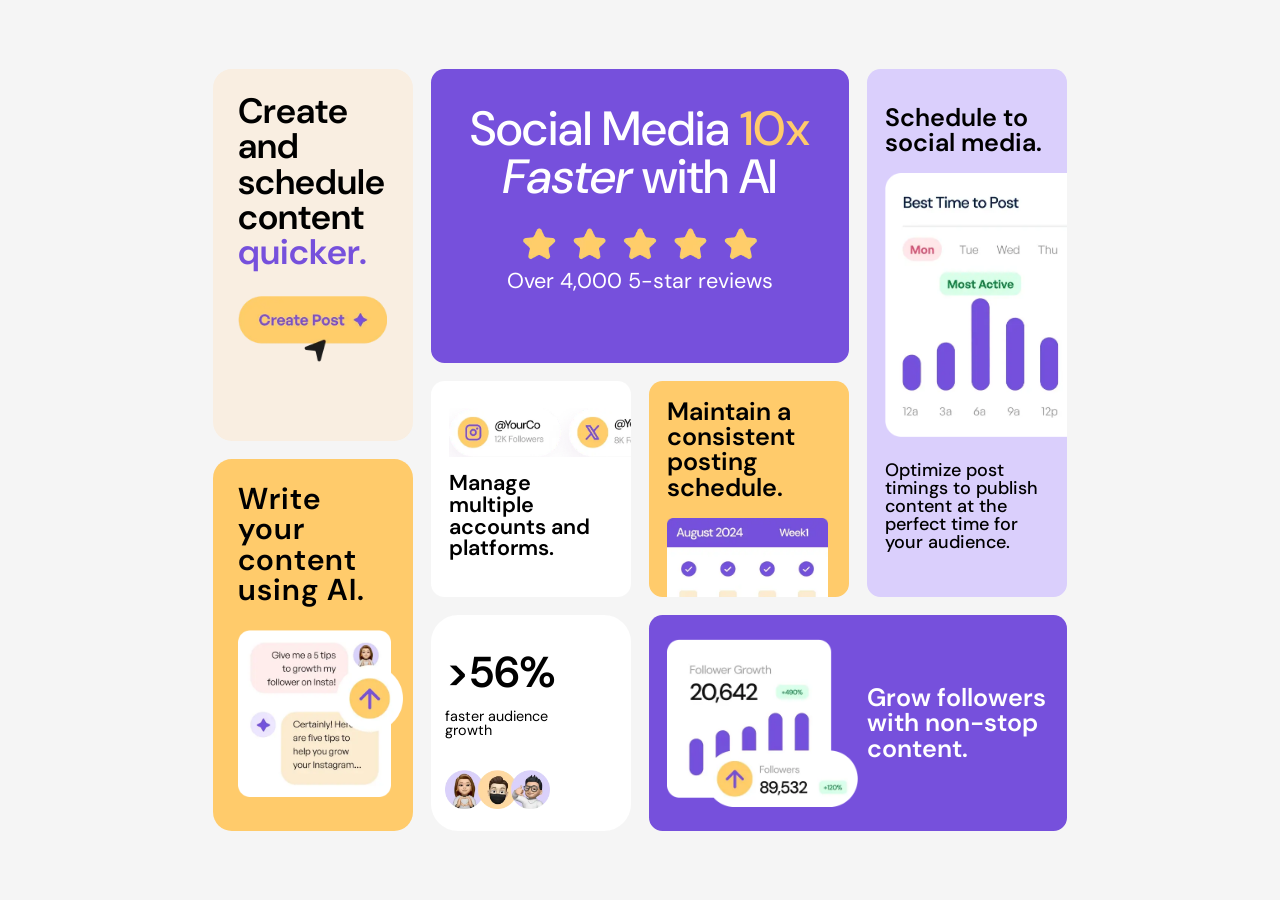
<file: bento-grid-layout-main/index.html>
<!DOCTYPE html>
<html lang="en">

<head>
  <meta charset="UTF-8">
  <meta name="viewport" content="width=device-width, initial-scale=1.0">
  <!-- displays site properly based on user's device -->

  <link rel="stylesheet" href="style.css">

  <link rel="icon" type="image/png" sizes="32x32" href="./assets/images/favicon-32x32.png">

  <title>Frontend Mentor | Bento grid</title>

</head>

<body>
  <div class="gridContainer">
    <article class="general-cards bg-darkPurple card-stars">
      <p>Social Media <span>10x</span> <em>Faster</em> with AI</p>
      <img src="assets/images/illustration-five-stars.webp" alt="five stars">
      <p>Over 4,000 5-star reviews</p>
    </article>

    <article class="general-cards card-multipleAccounts">
      <div class="image-clip">
        <img src="assets/images/illustration-multiple-platforms.webp" alt="multiple platforms">
      </div>
      <p>Manage multiple accounts and platforms.</p>
    </article>

    <article class="general-cards bg-darkYellow card-schedule">
      <p>Maintain a consistent posting schedule.</p>
      <div>
        <img src="assets/images/illustration-consistent-schedule.webp" alt="illustration-consistent-schedule">
      </div>
    </article>

    <article class="general-cards bg-lightPurple card-socialMediaSchedule">
      <p>Schedule to social media.</p>
      <img src="assets/images/illustration-schedule-posts.webp" alt="illustration-schedule-posts">
      <p>Optimize post timings to publish content at the perfect time for your audience.</p>
    </article>

    <article class="general-cards bg-darkPurple card-growFollowers">
      <img src="assets/images/illustration-grow-followers.webp" alt="illustration-grow-followers">
      <p>Grow followers with non-stop content.</p>
    </article>

    <article class="general-cards card-audienceGrow">
      <p>>56%</p>
      <p>faster audience growth</p>
      <img src="assets/images/illustration-audience-growth.webp" alt="illustration-audience-growth">
    </article>

    <article class="general-cards bg-lightYellow card-quickContent">
      <p>Create and schedule content <span>quicker.</span></p>
      <img src="assets/images/illustration-create-post.webp" alt="illustration-audience-growth">
    </article>

    <article class="general-cards bg-darkYellow card-aiContent">
      <p>Write your content using AI.</p>
      <img src="assets/images/illustration-ai-content.webp" alt="illustration-ai-content">
    </article>
  </div>


  <!-- <div class="attribution">
    Challenge by <a href="https://www.frontendmentor.io?ref=challenge">Frontend Mentor</a>.
    Coded by <a href="#">Your Name Here</a>.
  </div> -->
</body>

</html>
</file>
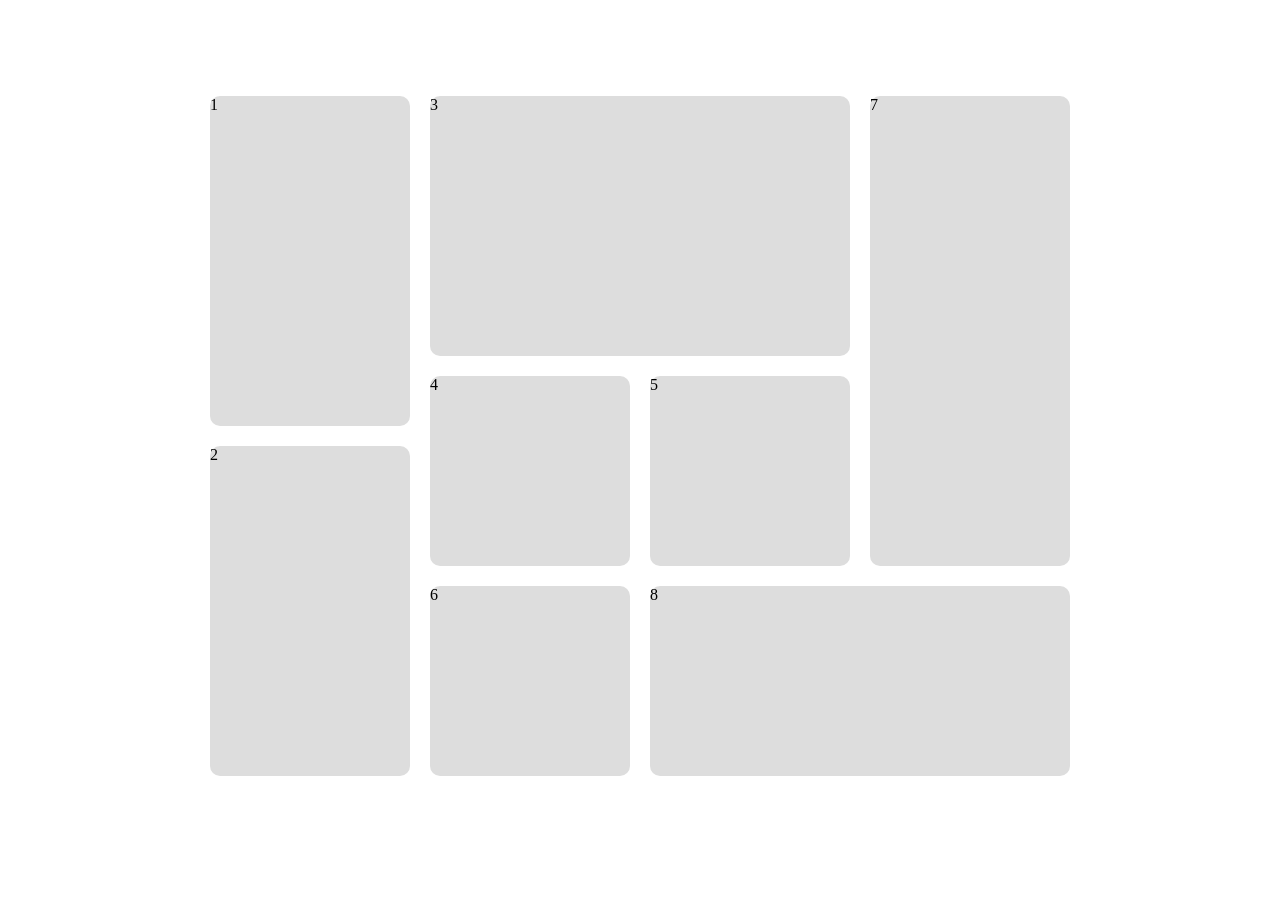
<file: bento-grid-layout-main/indextest.html>
<!DOCTYPE html>
<html lang="en">

<head>
    <meta charset="UTF-8">
    <meta name="viewport" content="width=device-width, initial-scale=1.0">
    <title>Document</title>

    <link rel="stylesheet" href="cssteste.css">
</head>

<body>
    <div class="grid-container">
        <Div class="divs div1">1</Div>
        <Div class="divs div2">2</Div>
        <Div class="divs div3">3</Div>
        <Div class="divs div4">4</Div>
        <Div class="divs div5">5</Div>
        <Div class="divs div6">6</Div>
        <Div class="divs div7">7</Div>
        <Div class="divs div8">8</Div>
    </div>
</body>

</html>
</file>
<file: bento-grid-layout-main/style.css>
@import url('https://fonts.googleapis.com/css2?family=DM+Sans:ital,opsz,wght@0,9..40,100..1000;1,9..40,100..1000&display=swap');

:root {
    --color-purple100: hsl(254, 88%, 90%);
    --color-purple500: hsl(256, 67%, 59%);
    --color-yellow100: hsl(31, 66%, 93%);
    --color-yellow500: hsl(39, 100%, 71%);

    --default-padding: 1em;
}

html {
    font-size: 62.5%;
    font-family: "DM Sans", sans-serif;
    background-color: rgba(245, 245, 245);
}

body {
    display: flex;
    align-items: center;
    justify-content: center;

    min-height: 100vh;
    font-size: 1.8rem;
    margin: 0;
    padding: 0;
}

img {
    width: 100%;
}

p {
    font-weight: 600;
    font-size: 1.4em;
    line-height: 1;
    margin: 0;
}

.general-cards {
    box-sizing: border-box;
    border-radius: .75em;
    /* max-width: 375px; */
    padding: 1em 2em;
}

.general-cards.bg-darkPurple {
    background-color: var(--color-purple500);
}

.general-cards.bg-lightPurple {
    background-color: var(--color-purple100);
}

.general-cards.bg-darkYellow {
    background-color: var(--color-yellow500);
}

.general-cards.bg-lightYellow {
    background-color: var(--color-yellow100);
}

.gridContainer {
    display: grid;
    grid-template-columns: 400px;
    grid-auto-rows: auto;
    gap: 1em;
    place-content: center;
}

.card-stars {
    grid-row: 1/2;
    text-align: center;
    color: white;
    padding: 2em 2em;
}

.card-stars img {
    display: inline-block;
    width: 70%;
    margin: 0;
}

.card-stars>:first-child {
    font-size: 4.8rem;
    font-weight: 500;
    margin-bottom: .5em;
    line-height: 1;
}

.card-stars>:first-child span {
    color: var(--color-yellow500);
}

.card-stars p {
    margin-top: 0;
    font-weight: 400;
    font-size: 1.2em;
}

.card-multipleAccounts {
    grid-row: 2/3;
    background-color: white;
    padding: 1em;
    border-radius: .75em;
    overflow: hidden;
}

.card-multipleAccounts p {
    font-weight: 600;
    font-size: 1.4em;
    line-height: 1;
    margin: 0;
}

.card-schedule {
    grid-row: 3/4;
    border-radius: .75em;
    padding-left: 1em;
    overflow: hidden;
}

.card-schedule img {
    display: block;
    width: 80%;
    margin-top: 1em;
    margin-bottom: -40px;
}

.card-socialMediaSchedule {
    grid-row: 4/5;
    text-align: center;
    padding: 2em 1em;
}

.card-socialMediaSchedule>:last-child {
    font-weight: 500;
    font-size: 1em;
}

.card-socialMediaSchedule img {
    margin: 1em 0;
}

.card-growFollowers {
    grid-row: 5/6;
    padding: 2em 3em;
    color: white;
    text-align: center;
}

.card-growFollowers p {
    margin-top: 1em;
    font-size: 1.8em;
}

.card-audienceGrow {
    grid-row: 6/7;
    background-color: white;
    font-size: 2em;
    font-weight: 400;
    padding: 1em 1em .5em;
}

.card-audienceGrow p:not(:first-child) {
    font-size: .6em;
    font-weight: 300;
    margin: 1em 0;
}

.card-audienceGrow img {
    width: 70%;
}

.card-quickContent {
    grid-row: 7/8;
    font-size: 1.4em;
    padding-left: 1em;
}

.card-quickContent img {
    width: 80%;
    margin-top: 1em;
}

.card-quickContent span {
    color: var(--color-purple500);
}

.card-aiContent {
    grid-row: 8/9;
    letter-spacing: 1px;
    font-size: 1.4em;
    padding: 1em 1em;
}

.card-aiContent img {
    width: 80%;
    margin-top: 1em;
}

@media (width>=750px) {

    .gridContainer {
        grid-template-columns: repeat(4, 200px);
        grid-template-rows: repeat(10, 60px);
    }

    .card-stars {
        grid-row: 1/ 5;
        grid-column: 2/4;
    }

    .card-multipleAccounts {
        grid-row: 5/8;
        grid-column: 2/3;
        padding: 1.5em 1em;

        & img {
            width: 140%;
        }

        & p {
            font-size: 1.2em;
            margin-top: .5em;
        }
    }

    .card-schedule {
        grid-row: 5/8;
        grid-column: 3/4;

        & img {
            width: 110%;
            margin: 1em auto;
        }
    }

    .card-socialMediaSchedule {
        grid-row: 1/8;
        grid-column: 4/5;
        overflow: hidden;
        text-align: left;

        & img {
            width: 180%;
        }
    }

    .card-growFollowers {
        grid-row: 8/11;
        grid-column: 3/5;
        display: flex;
        align-items: center;

        padding: 1em;
        text-align: left;

        & img {
            display: block;
            width: 50%;
            margin-right: .5em;
        }

        & p {
            font-size: 1.4em;
            margin-top: 0;
        }
    }

    .card-audienceGrow {
        grid-row: 8/11;
        grid-column: 2/3;
        padding-left: .4em;

        & p {
            font-size: 1.2em;
        }

        & img {
            margin-top: .5em;
        }

        & p:not(:first-child) {
            font-size: .4em;
            font-weight: 400;
            margin: 1em 0;
        }
    }

    .card-quickContent {
        grid-row: 1/6;
        grid-column: 1/2;

        & img {
            width: 120%;
        }
    }

    .card-aiContent {
        grid-row: 6/-1;
        grid-column: 1/2;

        & img {
            width: 110%;
        }

        & p {
            font-size: 1.2em;
        }
    }
}
</file>
<file: bento-grid-layout-main/cssteste.css>
body {
    display: flex;
    align-items: center;
    justify-content: center;
    min-height: 95vh;
}

.grid-container {
    display: grid;
    grid-template-columns: 375px;
    grid-auto-rows: min-content;
    row-gap: 2em;
}

.divs {
    background-color: #ddd;
}

@media(width>=1000px) {

    .grid-container {
        display: grid;
        grid-template-columns: repeat(4, 200px);
        grid-template-rows: repeat(10, 50px);
        gap: 20px;
    }

    .divs {
        background-color: #ddd;
        border-radius: 10px;
    }

    .div1 {
        grid-row: 1/ span 5;
        grid-column: 1/2;
    }

    .div2 {
        grid-row: 6/-1;
        grid-column: 1/2;
    }

    .div3 {
        grid-row: 1/span 4;
        grid-column: 2/4;
    }

    .div4 {
        grid-row: 5/span 3;
        grid-column: 2/3;
    }

    .div5 {
        grid-row: 5/span 3;
        grid-column: 3/4;
    }

    .div6 {
        grid-row: 8/-1;
        grid-column: 2/3;
    }

    .div7 {
        grid-row: 1/span 7;
        grid-column: -2/-1;
    }

    .div8 {
        grid-row: 8/-1;
        grid-column: 3/-1;
    }
}
</file>
